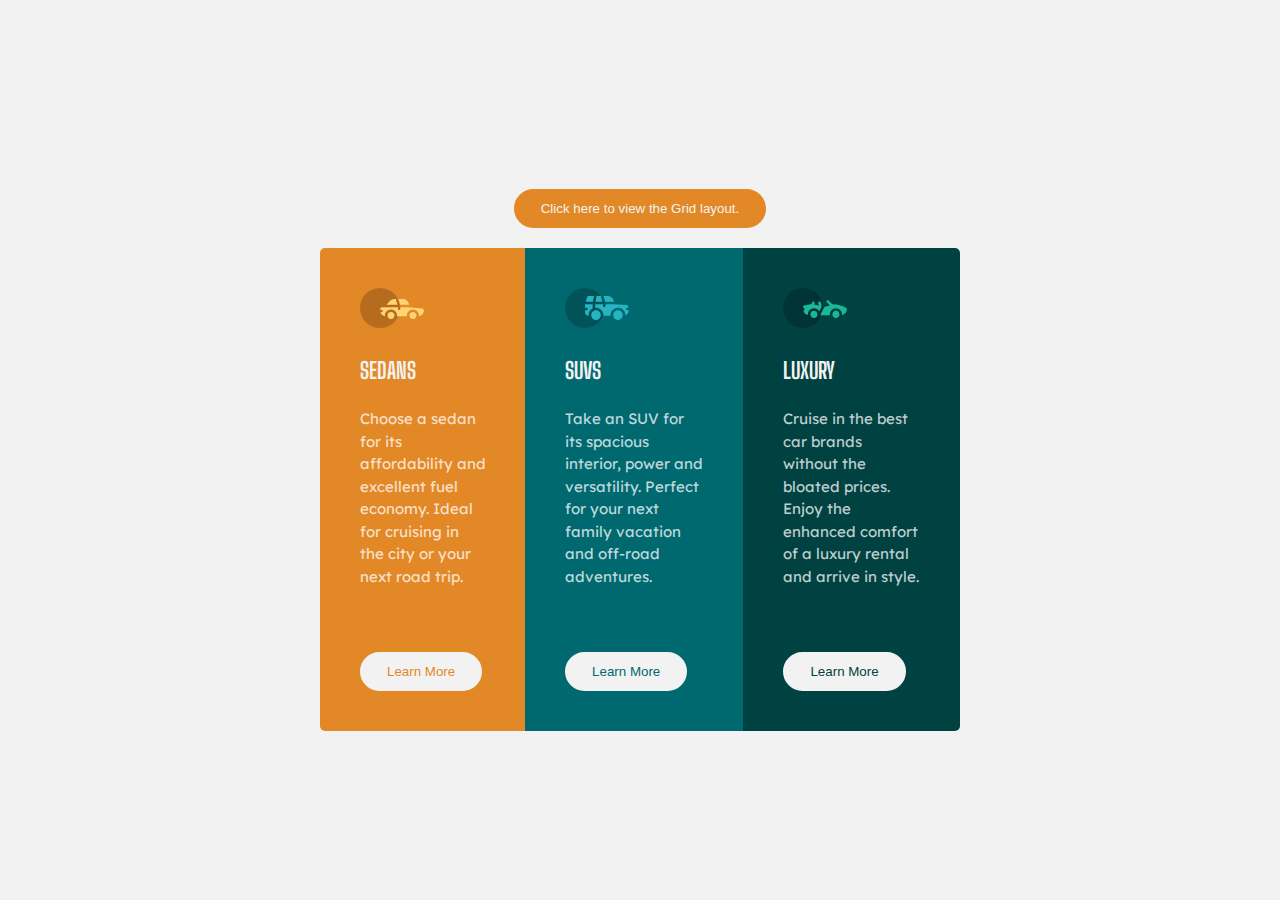
<file: index.html>
<!DOCTYPE html>
<html lang="en">
  <head>
    <meta charset="UTF-8" />
    <meta http-equiv="X-UA-Compatible" content="IE=edge" />
    <meta name="viewport" content="width=device-width, initial-scale=1.0" />
    <link rel="preconnect" href="https://fonts.googleapis.com" />
    <link rel="preconnect" href="https://fonts.gstatic.com" crossorigin />
    <link rel="icon" type="image/png" sizes="32x32" href="favicon-32x32.png" />
    <link
      href="https://fonts.googleapis.com/css2?family=Lexend+Deca&display=swap"
      rel="stylesheet"
    />
    <link rel="preconnect" href="https://fonts.googleapis.com" />
    <link rel="preconnect" href="https://fonts.gstatic.com" crossorigin />
    <link
      href="https://fonts.googleapis.com/css2?family=Big+Shoulders+Display:wght@700&display=swap"
      rel="stylesheet"
    />
    <link rel="stylesheet" href="flex-style.css" />
    <title>CSS Layout - flex</title>
  </head>
  <body>
    <a href="grid.html"
      ><button id="link">Click here to view the Grid layout.</button></a
    >
    <main>
      <article class="sedans">
        <div class="container">
          <svg width="64" height="40" xmlns="http://www.w3.org/2000/svg">
            <g fill="none" fill-rule="evenodd">
              <circle fill="#000" opacity=".201" cx="20" cy="20" r="20" />
              <path
                d="M52.936 24.11c1.942 0 3.517 1.542 3.517 3.445 0 1.903-1.575 3.445-3.517 3.445s-3.516-1.542-3.516-3.445c0-1.903 1.574-3.445 3.516-3.445zm-21.957 0c1.942 0 3.517 1.542 3.517 3.445 0 1.903-1.575 3.445-3.517 3.445s-3.516-1.542-3.516-3.445c0-1.903 1.574-3.445 3.516-3.445zm6.948-4.848v1.429c0 .716.61 1.293 1.348 1.259a1.295 1.295 0 001.225-1.295v-1.393h8.256l13.483 1.313c.956.093 1.676.881 1.676 1.814 0 2.89-2.126 5.303-4.926 5.819.397-3.557-2.458-6.62-6.053-6.62-3.646 0-6.504 3.14-6.039 6.723h-9.879c.466-3.588-2.397-6.722-6.039-6.722-3.595 0-6.45 3.062-6.052 6.62-2.14-.398-3.916-1.912-4.61-3.931h1.142c.731 0 1.32-.598 1.285-1.322-.033-.678-.629-1.2-1.322-1.2H20v-.251c0-1.274 1.066-2.243 2.306-2.243h15.62zM42.59 11c2.645 0 4.99 1.556 5.972 3.963l.726 1.779H40.17L38.413 11h4.178zm-6.865 0l1.758 5.741H26.505l3.357-3.654A6.502 6.502 0 0134.644 11h1.082z"
                fill="#FFD473"
                fill-rule="nonzero"
              />
            </g>
          </svg>
          <h2>SEDANS</h2>
          <p>
            Choose a sedan for its affordability and excellent fuel economy.
            Ideal for cruising in the city or your next road trip.
          </p>
          <button>Learn More</button>
        </div>
      </article>
      <article class="suvs">
        <div class="container">
          <svg width="64" height="40" xmlns="http://www.w3.org/2000/svg">
            <g fill="none" fill-rule="evenodd">
              <circle fill="#000" opacity=".201" cx="20" cy="20" r="20" />
              <path
                d="M31.002 22.358c2.917 0 5.18 2.593 4.762 5.506a4.828 4.828 0 01-2.962 3.778 4.797 4.797 0 01-5.3-1.165c-1.188-1.26-1.235-2.613-1.263-2.613-.42-2.924 1.857-5.506 4.763-5.506zm22 0c3.457 0 5.798 3.567 4.41 6.744A4.816 4.816 0 0152.3 31.94a4.826 4.826 0 01-4.06-4.077c-.42-2.915 1.846-5.506 4.762-5.506zm-15.04-6.083v1.462a1.29 1.29 0 001.352 1.29c.693-.033 1.227-.631 1.227-1.326v-1.426h8.3l13.056.716a1.29 1.29 0 011.164.917c.27.895.446 1.477.563 1.87h-1.047c-.694 0-1.291.534-1.324 1.228a1.29 1.29 0 001.288 1.352h1.445c-.164 2.225-1.57 4.193-3.6 5.05.13-4.212-3.255-7.63-7.384-7.63-4.317 0-7.762 3.718-7.358 8.086h-7.285c.43-4.655-3.503-8.531-8.131-8.046v-3.543h7.734zm-10.312 0v4.308a7.4 7.4 0 00-4.006 7.274 3.874 3.874 0 01-3.642-3.864v-1.635h1.46a1.29 1.29 0 000-2.58h-1.461v-3.213l.003-.29h7.646zm14.986-8.196c2.65 0 5 1.592 5.984 4.055l.63 1.579a5.525 5.525 0 01-.065-.004l-.026-.002-.034-.002-.022-.002a4.178 4.178 0 00-.224-.006l-.098-.001h-.039l-.136-.001h-.052l-.326-.001H40.211L38.528 8.08zm-13.632 0l-1.122 5.616h-7.144l1.47-4.71a1.29 1.29 0 011.231-.906h5.565zm6.832 0l1.683 5.615h-7.007l1.121-5.615h4.203z"
                fill="#26B5C0"
                fill-rule="nonzero"
              />
            </g>
          </svg>
          <h2>SUVS</h2>
          <p>
            Take an SUV for its spacious interior, power and versatility.
            Perfect for your next family vacation and off-road adventures.
          </p>
          <button>Learn More</button>
        </div>
      </article>
      <article class="luxury">
        <div class="container">
          <svg width="64" height="40" xmlns="http://www.w3.org/2000/svg">
            <g fill="none" fill-rule="evenodd">
              <circle fill="#000" opacity=".201" cx="20" cy="20" r="20" />
              <path
                d="M30.98 22.835c1.941 0 3.516 1.604 3.516 3.583 0 1.978-1.575 3.582-3.517 3.582s-3.516-1.604-3.516-3.582c0-1.979 1.574-3.583 3.516-3.583zm21.956 0c1.942 0 3.517 1.604 3.517 3.583 0 1.978-1.575 3.582-3.517 3.582s-3.516-1.604-3.516-3.582c0-1.979 1.574-3.583 3.516-3.583zm-9.143-10.45a1.27 1.27 0 011.819 0l3.715 3.784c4.444-.115 9.7 1.142 13.964 3.753.387.237.624.664.624 1.124 0 3.006-2.126 5.514-4.926 6.05.397-3.698-2.458-6.882-6.053-6.882-3.646 0-6.504 3.264-6.039 6.99h-9.669c.76-1.544.993-2.026 1.337-2.711l.082-.162c.421-.835 1.056-2.07 2.883-5.65 1.68-.023 3.47-.408 5.247-1.403l-2.984-3.04a1.328 1.328 0 010-1.854zm-7.68 1.064c.683-.2 1.395.202 1.592.898l.749 2.652a3.46 3.46 0 01-.247 2.51l-1.733 3.395-.216.424c-1.07-1.89-3.06-3.114-5.279-3.114-3.595 0-6.45 3.184-6.052 6.885-1.832-.347-3.414-1.537-4.278-3.276a1.331 1.331 0 01.117-1.376l.955-1.303-1.325-1.295c-.751-.735-.376-2.024.64-2.231l6.614-1.346.13-.026c.092-.019.145-.03.157-.031.314-.146 1.07-.591 1.07-1.506 0-.734.592-1.327 1.316-1.31.712.016 1.268.662 1.256 1.388a4.11 4.11 0 01-.348 1.611 22.69 22.69 0 014.7 1.146l-.7-2.473a1.314 1.314 0 01.882-1.622z"
                fill="#19B89D"
                fill-rule="nonzero"
              />
            </g>
          </svg>
          <h2>LUXURY</h2>
          <p>
            Cruise in the best car brands without the bloated prices. Enjoy the
            enhanced comfort of a luxury rental and arrive in style.
          </p>
          <button>Learn More</button>
        </div>
      </article>
    </main>
  </body>
</html>
</file>
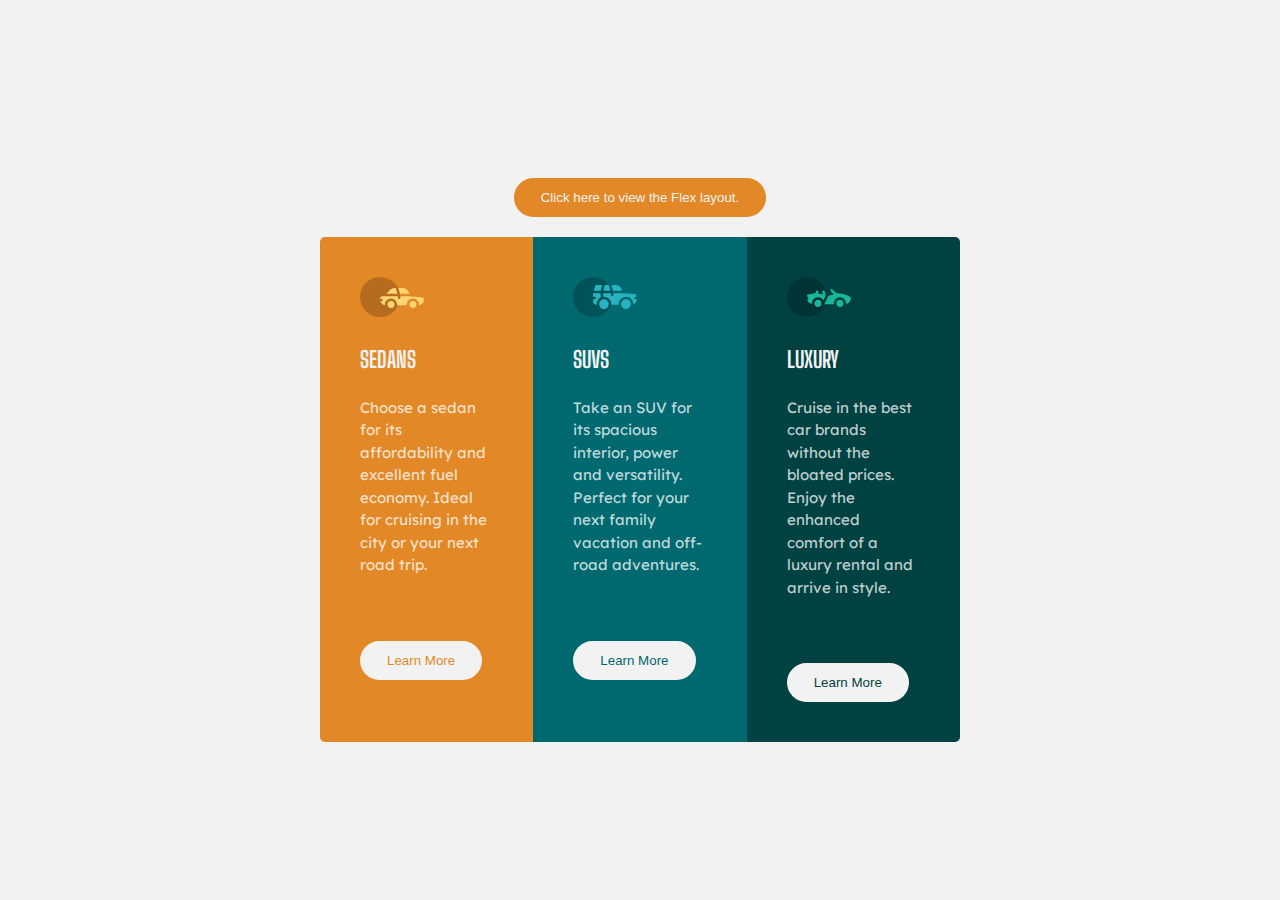
<file: grid.html>
<!DOCTYPE html>
<html lang="en">
  <head>
    <meta charset="UTF-8" />
    <meta http-equiv="X-UA-Compatible" content="IE=edge" />
    <meta name="viewport" content="width=device-width, initial-scale=1.0" />
    <link rel="icon" type="image/png" sizes="32x32" href="favicon-32x32.png" />
    <link rel="preconnect" href="https://fonts.googleapis.com" />
    <link rel="preconnect" href="https://fonts.gstatic.com" crossorigin />
    <link
      href="https://fonts.googleapis.com/css2?family=Lexend+Deca&display=swap"
      rel="stylesheet"
    />
    <link rel="preconnect" href="https://fonts.googleapis.com" />
    <link rel="preconnect" href="https://fonts.gstatic.com" crossorigin />
    <link
      href="https://fonts.googleapis.com/css2?family=Big+Shoulders+Display:wght@700&display=swap"
      rel="stylesheet"
    />
    <link rel="stylesheet" href="flex-style.css" />
    <link rel="stylesheet" href="grid-style.css" />
    <title>CSS layout - grid</title>
  </head>
  <body>
    <a href="index.html"
      ><button id="link">Click here to view the Flex layout.</button></a
    >
    <main>
      <article class="sedans">
        <div class="container">
          <svg width="64" height="40" xmlns="http://www.w3.org/2000/svg">
            <g fill="none" fill-rule="evenodd">
              <circle fill="#000" opacity=".201" cx="20" cy="20" r="20" />
              <path
                d="M52.936 24.11c1.942 0 3.517 1.542 3.517 3.445 0 1.903-1.575 3.445-3.517 3.445s-3.516-1.542-3.516-3.445c0-1.903 1.574-3.445 3.516-3.445zm-21.957 0c1.942 0 3.517 1.542 3.517 3.445 0 1.903-1.575 3.445-3.517 3.445s-3.516-1.542-3.516-3.445c0-1.903 1.574-3.445 3.516-3.445zm6.948-4.848v1.429c0 .716.61 1.293 1.348 1.259a1.295 1.295 0 001.225-1.295v-1.393h8.256l13.483 1.313c.956.093 1.676.881 1.676 1.814 0 2.89-2.126 5.303-4.926 5.819.397-3.557-2.458-6.62-6.053-6.62-3.646 0-6.504 3.14-6.039 6.723h-9.879c.466-3.588-2.397-6.722-6.039-6.722-3.595 0-6.45 3.062-6.052 6.62-2.14-.398-3.916-1.912-4.61-3.931h1.142c.731 0 1.32-.598 1.285-1.322-.033-.678-.629-1.2-1.322-1.2H20v-.251c0-1.274 1.066-2.243 2.306-2.243h15.62zM42.59 11c2.645 0 4.99 1.556 5.972 3.963l.726 1.779H40.17L38.413 11h4.178zm-6.865 0l1.758 5.741H26.505l3.357-3.654A6.502 6.502 0 0134.644 11h1.082z"
                fill="#FFD473"
                fill-rule="nonzero"
              />
            </g>
          </svg>
          <h2>SEDANS</h2>
          <p>
            Choose a sedan for its affordability and excellent fuel economy.
            Ideal for cruising in the city or your next road trip.
          </p>
          <button>Learn More</button>
        </div>
      </article>
      <article class="suvs">
        <div class="container">
          <svg width="64" height="40" xmlns="http://www.w3.org/2000/svg">
            <g fill="none" fill-rule="evenodd">
              <circle fill="#000" opacity=".201" cx="20" cy="20" r="20" />
              <path
                d="M31.002 22.358c2.917 0 5.18 2.593 4.762 5.506a4.828 4.828 0 01-2.962 3.778 4.797 4.797 0 01-5.3-1.165c-1.188-1.26-1.235-2.613-1.263-2.613-.42-2.924 1.857-5.506 4.763-5.506zm22 0c3.457 0 5.798 3.567 4.41 6.744A4.816 4.816 0 0152.3 31.94a4.826 4.826 0 01-4.06-4.077c-.42-2.915 1.846-5.506 4.762-5.506zm-15.04-6.083v1.462a1.29 1.29 0 001.352 1.29c.693-.033 1.227-.631 1.227-1.326v-1.426h8.3l13.056.716a1.29 1.29 0 011.164.917c.27.895.446 1.477.563 1.87h-1.047c-.694 0-1.291.534-1.324 1.228a1.29 1.29 0 001.288 1.352h1.445c-.164 2.225-1.57 4.193-3.6 5.05.13-4.212-3.255-7.63-7.384-7.63-4.317 0-7.762 3.718-7.358 8.086h-7.285c.43-4.655-3.503-8.531-8.131-8.046v-3.543h7.734zm-10.312 0v4.308a7.4 7.4 0 00-4.006 7.274 3.874 3.874 0 01-3.642-3.864v-1.635h1.46a1.29 1.29 0 000-2.58h-1.461v-3.213l.003-.29h7.646zm14.986-8.196c2.65 0 5 1.592 5.984 4.055l.63 1.579a5.525 5.525 0 01-.065-.004l-.026-.002-.034-.002-.022-.002a4.178 4.178 0 00-.224-.006l-.098-.001h-.039l-.136-.001h-.052l-.326-.001H40.211L38.528 8.08zm-13.632 0l-1.122 5.616h-7.144l1.47-4.71a1.29 1.29 0 011.231-.906h5.565zm6.832 0l1.683 5.615h-7.007l1.121-5.615h4.203z"
                fill="#26B5C0"
                fill-rule="nonzero"
              />
            </g>
          </svg>
          <h2>SUVS</h2>
          <p>
            Take an SUV for its spacious interior, power and versatility.
            Perfect for your next family vacation and off-road adventures.
          </p>
          <button>Learn More</button>
        </div>
      </article>
      <article class="luxury">
        <div class="container">
          <svg width="64" height="40" xmlns="http://www.w3.org/2000/svg">
            <g fill="none" fill-rule="evenodd">
              <circle fill="#000" opacity=".201" cx="20" cy="20" r="20" />
              <path
                d="M30.98 22.835c1.941 0 3.516 1.604 3.516 3.583 0 1.978-1.575 3.582-3.517 3.582s-3.516-1.604-3.516-3.582c0-1.979 1.574-3.583 3.516-3.583zm21.956 0c1.942 0 3.517 1.604 3.517 3.583 0 1.978-1.575 3.582-3.517 3.582s-3.516-1.604-3.516-3.582c0-1.979 1.574-3.583 3.516-3.583zm-9.143-10.45a1.27 1.27 0 011.819 0l3.715 3.784c4.444-.115 9.7 1.142 13.964 3.753.387.237.624.664.624 1.124 0 3.006-2.126 5.514-4.926 6.05.397-3.698-2.458-6.882-6.053-6.882-3.646 0-6.504 3.264-6.039 6.99h-9.669c.76-1.544.993-2.026 1.337-2.711l.082-.162c.421-.835 1.056-2.07 2.883-5.65 1.68-.023 3.47-.408 5.247-1.403l-2.984-3.04a1.328 1.328 0 010-1.854zm-7.68 1.064c.683-.2 1.395.202 1.592.898l.749 2.652a3.46 3.46 0 01-.247 2.51l-1.733 3.395-.216.424c-1.07-1.89-3.06-3.114-5.279-3.114-3.595 0-6.45 3.184-6.052 6.885-1.832-.347-3.414-1.537-4.278-3.276a1.331 1.331 0 01.117-1.376l.955-1.303-1.325-1.295c-.751-.735-.376-2.024.64-2.231l6.614-1.346.13-.026c.092-.019.145-.03.157-.031.314-.146 1.07-.591 1.07-1.506 0-.734.592-1.327 1.316-1.31.712.016 1.268.662 1.256 1.388a4.11 4.11 0 01-.348 1.611 22.69 22.69 0 014.7 1.146l-.7-2.473a1.314 1.314 0 01.882-1.622z"
                fill="#19B89D"
                fill-rule="nonzero"
              />
            </g>
          </svg>
          <h2>LUXURY</h2>
          <p>
            Cruise in the best car brands without the bloated prices. Enjoy the
            enhanced comfort of a luxury rental and arrive in style.
          </p>
          <button>Learn More</button>
        </div>
      </article>
    </main>
  </body>
</html>
</file>
<file: flex-style.css>
* {
  margin: 0;
  padding: 0;
  box-sizing: border-box;
  font-family: sans-serif;
}
body {
  width: 100vw;
  height: 100vh;
  display: flex;
  justify-content: center;
  align-items: center;
  background-color: hsl(0, 0%, 95%);
  font-size: 15px;
  line-height: 1.5;
  flex-direction: column;
}
main {
  display: flex;
  justify-content: center;
  align-items: center;
  height: auto;
  width: 50%;
}

.sedans {
  background-color: hsl(31, 77%, 52%);
  border-top-left-radius: 5px;
  border-bottom-left-radius: 5px;
  height: 100%;
}

.suvs {
  background-color: hsl(184, 100%, 22%);
  height: 100%;
}

.luxury {
  background-color: hsl(179, 100%, 13%);
  border-top-right-radius: 5px;
  border-bottom-right-radius: 5px;
  height: 100%;
}

p {
  color: hsla(0, 0%, 100%, 0.75);
  font-family: "Lexend Deca", sans-serif;
  font-weight: 400;
}

h1,
h2,
h3,
h4,
h5,
h6 {
  color: hsl(0, 0%, 95%);
  margin: 20px 0;
  font-family: "Big Shoulders Display", cursive;
  font-weight: 700;
}

.container {
  margin: 40px;
  margin-right: 39px;
  height: 100%;
}

article {
  height: 100%;
}

button {
  margin-top: 4rem;
  padding: 10px 25px;
  border: 2px solid hsl(0, 0%, 95%);
  border-radius: 20px;
  background-color: hsl(0, 0%, 95%);
  cursor: pointer;
}

.sedans button {
  color: hsl(31, 77%, 52%);
}

.suvs button {
  color: hsl(184, 100%, 22%);
}

.luxury button {
  color: hsl(179, 100%, 13%);
}

.sedans button:hover {
  color: hsl(0, 0%, 95%);
  background-color: hsl(31, 77%, 52%);
  transition: background-color 0.5s;
  transition: color 0.5s;
}

.suvs button:hover {
  color: hsl(0, 0%, 95%);
  background-color: hsl(184, 100%, 22%);
  transition: background-color 0.5s;
  transition: color 0.5s;
}

.luxury button:hover {
  color: hsl(0, 0%, 95%);
  background-color: hsl(179, 100%, 13%);
  transition: background-color 0.5s;
  transition: color 0.5s;
}

#link {
  border: 2px solid hsl(31, 77%, 52%);
  background-color: hsl(31, 77%, 52%);
  color: hsl(0, 0%, 95%);
  margin: 20px 0;
}

#link:hover {
  border: 2px solid hsl(184, 100%, 22%);
  background-color: hsl(184, 100%, 22%);
  color: hsl(0, 0%, 95%);
  transition: background-color 0.5s;
  transition: color 0.5s;
}
</file>
<file: grid-style.css>
* {
  margin: 0;
  padding: 0;
  box-sizing: border-box;
  font-family: sans-serif;
}
body {
  width: 100vw;
  height: 100vh;
  display: flex;
  justify-content: center;
  align-items: center;
  background-color: hsl(0, 0%, 95%);
  font-size: 15px;
  line-height: 1.5;
  flex-direction: column;
}

main {
  display: grid;
  grid-template-rows: repeat(1, 1fr);
  grid-template-columns: repeat(3, 1fr);
  height: auto;
  width: 50%;
}

.sedans {
  background-color: hsl(31, 77%, 52%);
  border-top-left-radius: 5px;
  border-bottom-left-radius: 5px;
}

.suvs {
  background-color: hsl(184, 100%, 22%);
}

.luxury {
  background-color: hsl(179, 100%, 13%);
  border-top-right-radius: 5px;
  border-bottom-right-radius: 5px;
}

p {
  color: hsla(0, 0%, 100%, 0.75);
  font-family: "Lexend Deca", sans-serif;
  font-weight: 400;
}

h1,
h2,
h3,
h4,
h5,
h6 {
  color: hsl(0, 0%, 95%);
  margin: 20px 0;
  font-family: "Big Shoulders Display", cursive;
  font-weight: 700;
}

.container {
  margin: 40px;
  margin-right: 39px;
}

button {
  margin-top: 4rem;
  padding: 10px 25px;
  border: 2px solid hsl(0, 0%, 95%);
  border-radius: 20px;
  background-color: hsl(0, 0%, 95%);
  cursor: pointer;
}

.sedans button {
  color: hsl(31, 77%, 52%);
}

.suvs button {
  color: hsl(184, 100%, 22%);
}

.luxury button {
  color: hsl(179, 100%, 13%);
}

.sedans button:hover {
  color: hsl(0, 0%, 95%);
  background-color: hsl(31, 77%, 52%);
  transition: background-color 0.5s;
  transition: color 0.5s;
}

.suvs button:hover {
  color: hsl(0, 0%, 95%);
  background-color: hsl(184, 100%, 22%);
  transition: background-color 0.5s;
  transition: color 0.5s;
}

.luxury button:hover {
  color: hsl(0, 0%, 95%);
  background-color: hsl(179, 100%, 13%);
  transition: background-color 0.5s;
  transition: color 0.5s;
}

#link {
  border: 2px solid hsl(31, 77%, 52%);
  background-color: hsl(31, 77%, 52%);
  color: hsl(0, 0%, 95%);
  margin: 20px 0;
}

#link:hover {
  border: 2px solid hsl(184, 100%, 22%);
  background-color: hsl(184, 100%, 22%);
  color: hsl(0, 0%, 95%);
}
</file>
